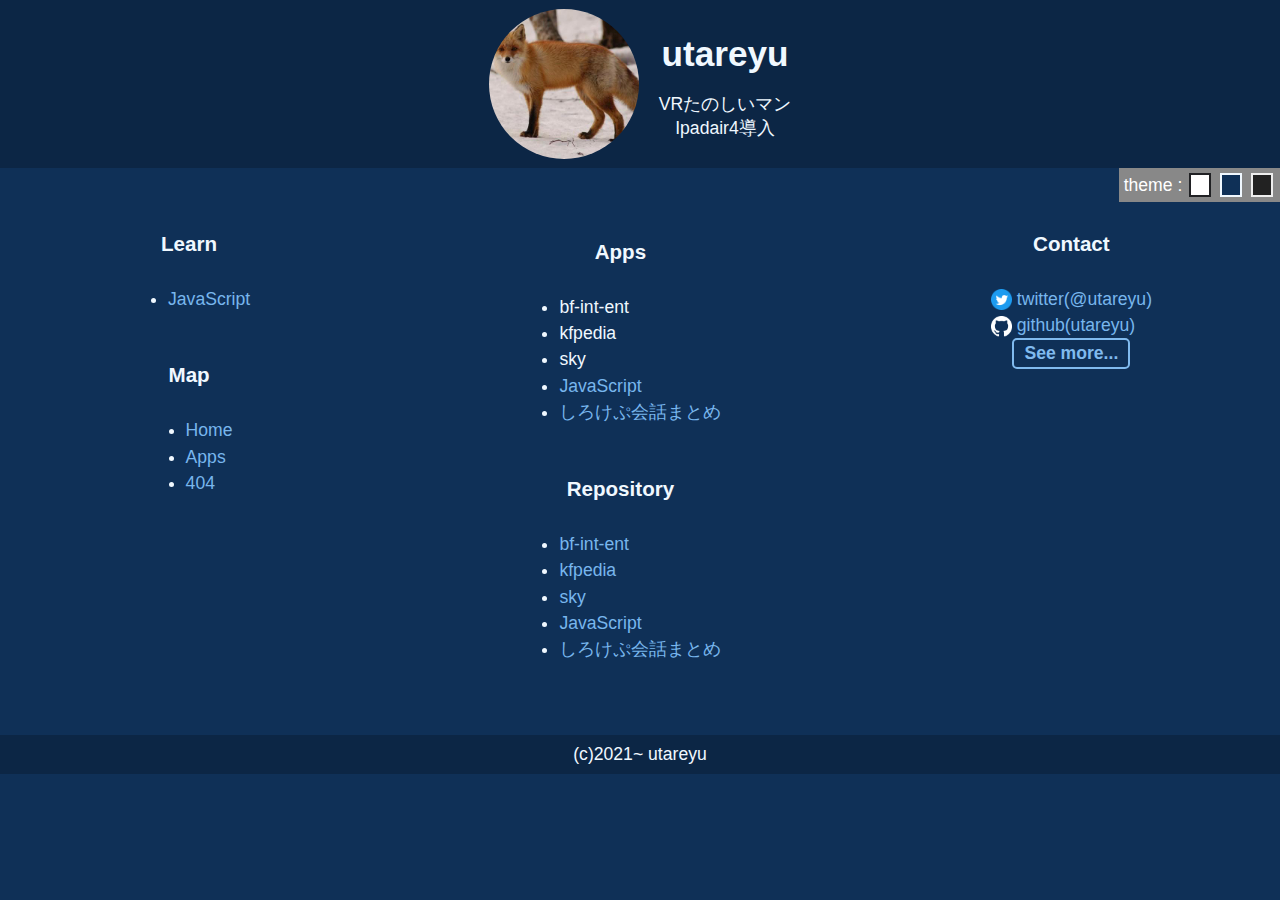
<file: index.html>
<!DOCTYPE html>
<html lang="jp">

<head>
	<meta charset="UTF-8">
	<meta http-equiv="X-UA-Compatible" content="IE=edge">
	<meta name="viewport" content="width=device-width, initial-scale=1.0">
	<meta name="format-detection" content="address=no,telephone=no">
	<meta name="description" content="utareyu.github.ioのトップページ">
	<script src="https://utareyu.github.io/themeColor.js"></script>
	<link href="css/main.css" rel="stylesheet">
	<link href="css/top.css" rel="stylesheet">
	<link href="img/utareyu.ico" rel="icon">
	<meta property="og:url" content="https://utareyu.github.io/index.html">
	<meta property="og:type" content="website">
	<meta property="og:title" content="utareyu home">
	<meta property="og:description" content="utareyu.github.ioのトップページ">
	<meta property="og:site_name" content="utareyu.github.io">
	<meta property="og:image" content="https://utareyu.github.io/img/utareyu.jpg">
	<meta name="twitter:site" content="@utareyu">
	<title>utareyu home</title>
</head>

<body>
	<header>
		<div class="container header">
			<img src="img/utareyu.jpg" alt="utareyu">
			<div class="column headcol">
				<h1>
					utareyu
				</h1>
				<p>
					VRたのしいマン<br>Ipadair4導入
				</p>
			</div>
		</div>
	</header>
	<div style="display:flex;flex-direction:row-reverse">
		<div style="width:fit-content;height:fit-content;color:#fff;background-color:#888;padding: 5px;">theme :
			<span onclick="changeLight()" style="cursor:pointer;border:#202124 solid 2px;margin:2px;width:1em;height:1em;background:#fff;">　</span>
			<span onclick="changeBlue()" style="cursor:pointer;border:aliceblue solid 2px;margin:2px;width:1em;height:1em;background:#0f3057;">　</span>
			<span onclick="changeBlack()" style="cursor:pointer;border:#eee solid 2px;margin:2px;width:1em;height:1em;background:#222;">　</span>
		</div>
	</div>
	<div class="main">
		<div class="container" style="margin-top: 0;">
			<main>
				<section id="contents">
					<section>
						<h3>
							Apps
						</h3>
						<ul>
							<li>bf-int-ent</li>
							<li>kfpedia</li>
							<li>sky</li>
							<li><a href="https://utareyu.github.io/app/app.html#JavaScript">JavaScript</a></li>
							<li><a href="https://utareyu.github.io/shirocom/index.html">しろけぷ会話まとめ</a></li>
						</ul>
					</section>
					<section>
						<h3>
							Repository
						</h3>
						<ul>
							<li><a href="https://github.com/utareyu/bf-int-enc">bf-int-ent</a></li>
							<li><a href="https://github.com/utareyu/kfpedia">kfpedia</a></li>
							<li><a href="https://github.com/utareyu/sky">sky</a></li>
							<li><a href="https://github.com/utareyu/JavaScript">JavaScript</a></li>
							<li><a href="https://github.com/utareyu/shirocom">しろけぷ会話まとめ</a></li>
						</ul>
					</section>
				</section>
			</main>
			<aside>
				<section id="contact" class="column">
					<h3>
						Contact
					</h3>
					<ul>
						<li><a id="mytwitter" href="https://twitter.com/utareyu">twitter(@utareyu)</a></li>
						<li><a id="mygithub" href="https://github.com/utareyu">github(utareyu)</a></li>
					</ul>
					<label for="trigger" class="open_btn">See more...</label>
					<div class="popup_wrap">
						<input id="trigger" type="checkbox">
						<div class="popup_overlay">
							<label for="trigger" class="popup_trigger"></label>
							<div class="popup_content">
								<label for="trigger" class="close_btn">×</label>
								<dl>
									<dt>VRChat</dt>
									<dd><a
											href="https://vrchat.com/home/user/usr_9bace768-7b30-49aa-8ecc-0e02bc048f97">うた（utareyu）</a>
									</dd>
									<dt>D4DJGM</dt>
									<dd>うた(nmfG4tEA)</dd>
									<dt>ウマ娘</dt>
									<dd>994747415</dd>
									<dt>Vroid</dt>
									<dd><a href="https://hub.vroid.com/users/16267066">utareyu</a></dd>
									<dt>BangDreamGBP</dt>
									<dd>うた(96494588)</dd>
									<p>(上から出没率順)</p>
							</div>
						</div>
					</div>
				</section>
			</aside>
			<nav>
				<section class="column">
					<h3>
						Learn
					</h3>
					<ul>
						<li><a href="https://utareyu.github.io/JavaScript/index.html">JavaScript</a></li>
					</ul>
					<h3>
						Map
					</h3>
					<ul>
						<li><a href="index.html">Home</a></li>
						<li><a href="https://utareyu.github.io/app/app.html">Apps</a></li>
						<li><a href="404.html">404</a></li>
					</ul>
				</section>
			</nav>
		</div>
	</div>
	<footer>
		<p>(c)2021~ utareyu</p>
	</footer>
</body>

</html>
</file>
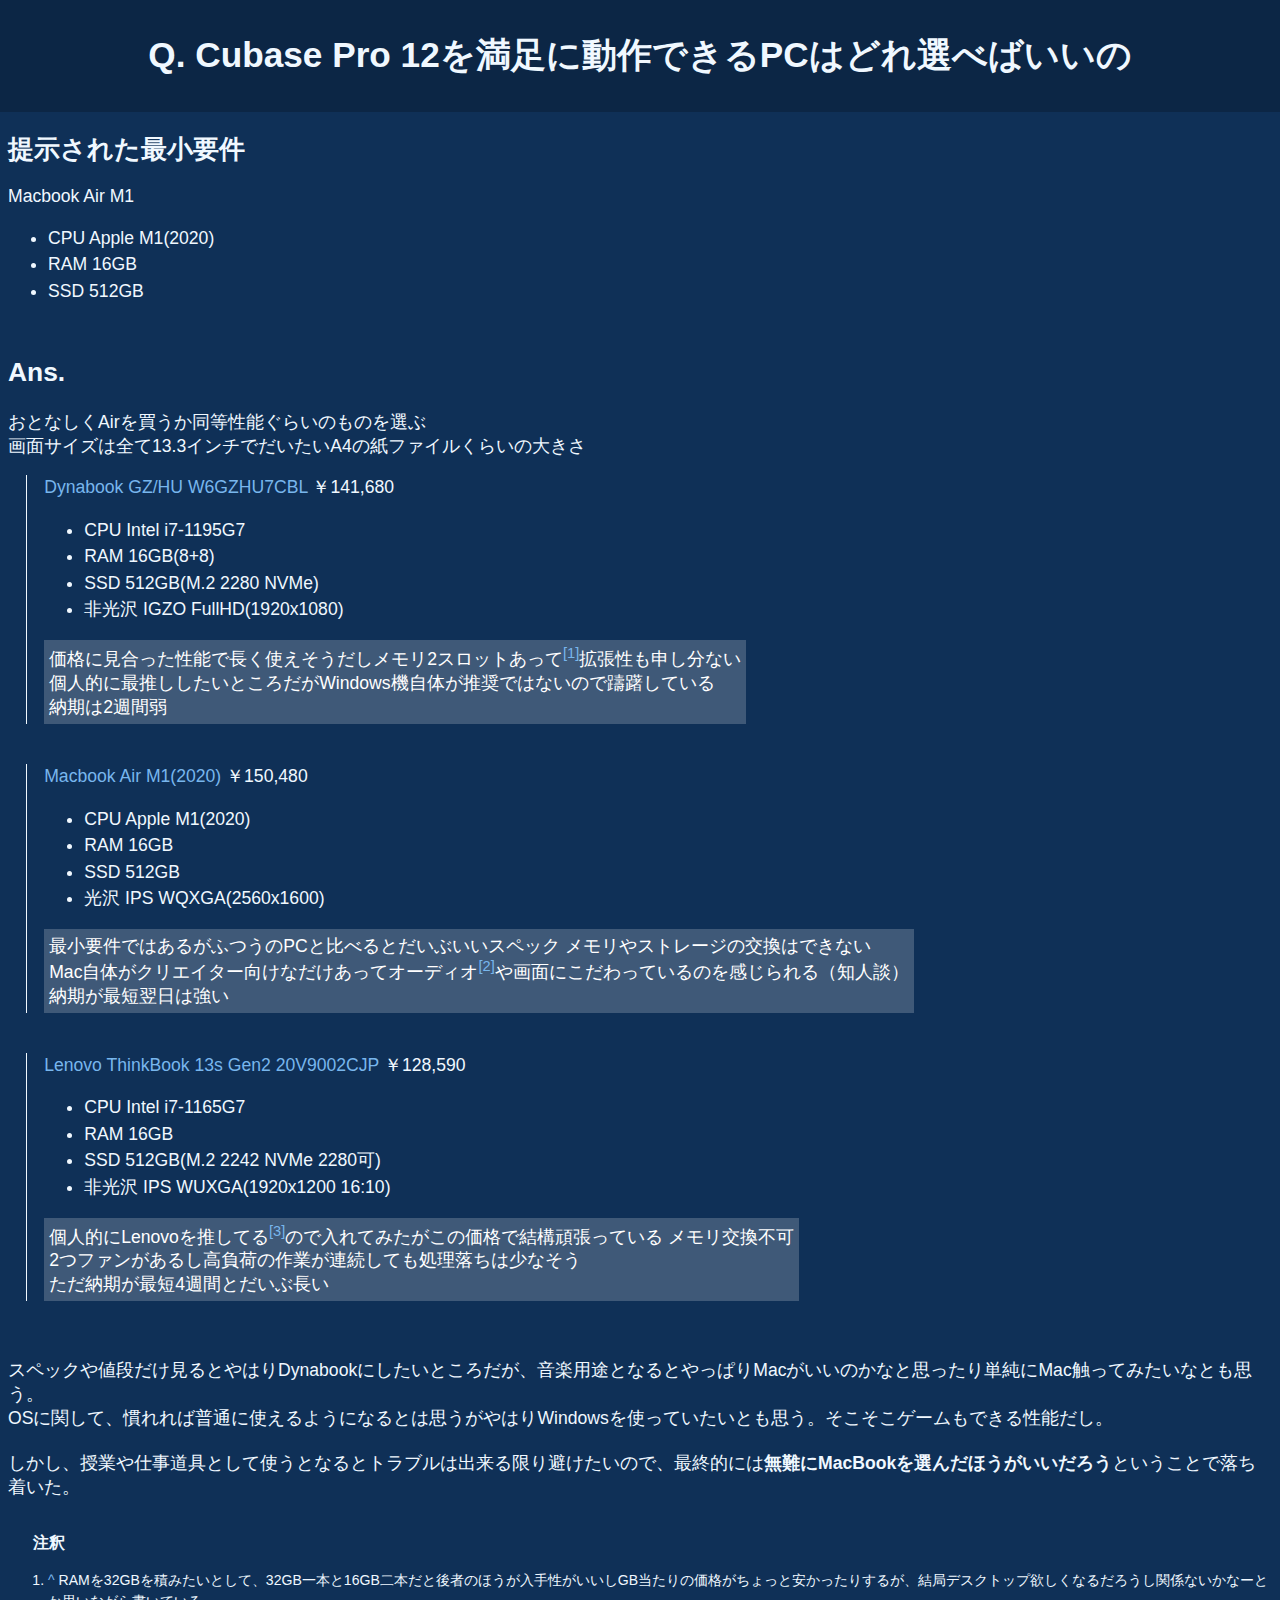
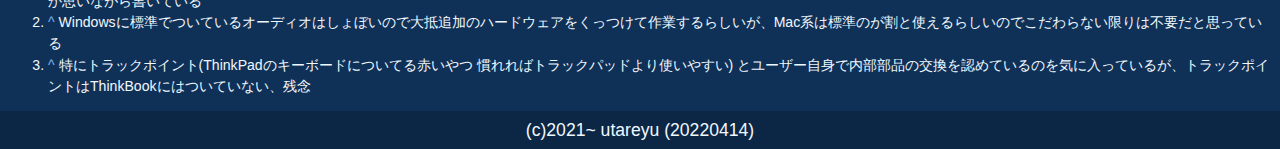
<file: pcSelectionForDAW.html>
<!DOCTYPE html>
<html lang="jp">

<head>
	<meta charset="UTF-8">
	<meta http-equiv="X-UA-Compatible" content="IE=edge">
	<meta name="viewport" content="width=device-width, initial-scale=1.0">
	<script src="https://utareyu.github.io/themeColor.js"></script>
	<link href="https://utareyu.github.io/css/main.css" rel="stylesheet">
	<link href="https://utareyu.github.io/img/utareyu.ico" rel="icon">
	<title>DAW用PC選び</title>
</head>

<body>
	<header>
		<div class="container">
			<h1>Q. Cubase Pro 12を満足に動作できるPCはどれ選べばいいの</h1>
		</div>
	</header>
	<main>
		<h2>提示された最小要件</h2>
		<p>Macbook Air M1
			<ul>
				<li>CPU Apple M1(2020)</li>
				<li>RAM 16GB</li>
				<li>SSD 512GB</li>
			</ul>
		</p>

		<h2>Ans.</h2>
		<p>
			おとなしくAirを買うか同等性能ぐらいのものを選ぶ<br>画面サイズは全て13.3インチでだいたいA4の紙ファイルくらいの大きさ
		</p>

		<section class="memo">
			<p><a href="https://dynabook.com/direct/kakakucom/onyx-blue-w6gzhu7cbl.html">
				Dynabook GZ/HU W6GZHU7CBL</a> ￥141,680
				<ul>
					<li>CPU Intel i7-1195G7</li>
					<li>RAM 16GB(8+8)</li>
					<li>SSD 512GB(M.2 2280 NVMe)</li>
					<li>非光沢 IGZO FullHD(1920x1080)</li>
				</ul>
			</p>
			<p class="note">
				価格に見合った性能で長く使えそうだしメモリ2スロットあって<sup><a id="r1" href="#n1">[1]</a></sup>拡張性も申し分ない<br>
				個人的に最推ししたいところだがWindows機自体が推奨ではないので躊躇している<br>
				納期は2週間弱
			</p>
		</section>

		<section class="memo">
			<p><a href="https://www.apple.com/jp_edu_1460/shop/buy-mac/macbook-air/%E3%82%B9%E3%83%9A%E3%83%BC%E3%82%B9%E3%82%B0%E3%83%AC%E3%82%A4-8%E3%82%B3%E3%82%A2cpu%E3%81%A88%E3%82%B3%E3%82%A2gpu%E3%82%92%E6%90%AD%E8%BC%89%E3%81%97%E3%81%9Fapple-m1%E3%83%81%E3%83%83%E3%83%97-512gb">
				Macbook Air M1(2020)</a> ￥150,480
				<ul>
					<li>CPU Apple M1(2020)</li>
					<li>RAM 16GB</li>
					<li>SSD 512GB</li>
					<li>光沢 IPS WQXGA(2560x1600)</li>
				</ul>
			</p>
			<p class="note">
				最小要件ではあるがふつうのPCと比べるとだいぶいいスペック メモリやストレージの交換はできない<br>
				Mac自体がクリエイター向けなだけあってオーディオ<sup><a id="r2" href="#n2">[2]</a></sup>や画面にこだわっているのを感じられる（知人談）<br>
				納期が最短翌日は強い
			</p>
		</section>
		
		<section class="memo">
			<p><a href="https://www.lenovo.com/jp/ja/notebooks/thinkbook/thinkbook-series/ThinkBook-13s-Gen-2-Intel/p/20V9002CJP?ipromoID=jp-karte-fy2122q4_123_browsing_history_0111l">
				Lenovo ThinkBook 13s Gen2 20V9002CJP</a> ￥128,590
				<ul>
					<li>CPU Intel i7-1165G7</li>
					<li>RAM 16GB</li>
					<li>SSD 512GB(M.2 2242 NVMe 2280可)</li>
					<li>非光沢 IPS WUXGA(1920x1200 16:10)</li>
				</ul>
			</p>
			<p class="note">
				個人的にLenovoを推してる<sup><a id="r3" href="#n3">[3]</a></sup>ので入れてみたがこの価格で結構頑張っている メモリ交換不可<br>
				2つファンがあるし高負荷の作業が連続しても処理落ちは少なそう<br>
				ただ納期が最短4週間とだいぶ長い
			</p>
		</section>
		<br>
		<p>
			スペックや値段だけ見るとやはりDynabookにしたいところだが、音楽用途となるとやっぱりMacがいいのかなと思ったり単純にMac触ってみたいなとも思う。<br>
			OSに関して、慣れれば普通に使えるようになるとは思うがやはりWindowsを使っていたいとも思う。そこそこゲームもできる性能だし。<br><br>
			しかし、授業や仕事道具として使うとなるとトラブルは出来る限り避けたいので、最終的には<b>無難にMacBookを選んだほうがいいだろう</b>ということで落ち着いた。
		</p>

		<section style="font-size: 80%;">
			<h3>注釈</h3>
			<ol>
				<li><a id="n1" href="#r1">^</a>
				<span>RAMを32GBを積みたいとして、32GB一本と16GB二本だと後者のほうが入手性がいいしGB当たりの価格がちょっと安かったりするが、結局デスクトップ欲しくなるだろうし関係ないかなーとか思いながら書いている</span>
				</li>
				<li><a id="n2" href="#r2">^</a>
					<span>Windowsに標準でついているオーディオはしょぼいので大抵追加のハードウェアをくっつけて作業するらしいが、Mac系は標準のが割と使えるらしいのでこだわらない限りは不要だと思っている</span>
					</li>
					<li><a id="n3" href="#r3">^</a>
						<span>特にトラックポイント(ThinkPadのキーボードについてる赤いやつ 慣れればトラックパッドより使いやすい) とユーザー自身で内部部品の交換を認めているのを気に入っているが、トラックポイントはThinkBookにはついていない、残念</span>
						</li>
			</ol>
		</section>

	</main>
	<footer>
		<p>(c)2021~ utareyu (20220414)</p>
	</footer>
</body>

</html>
</file>
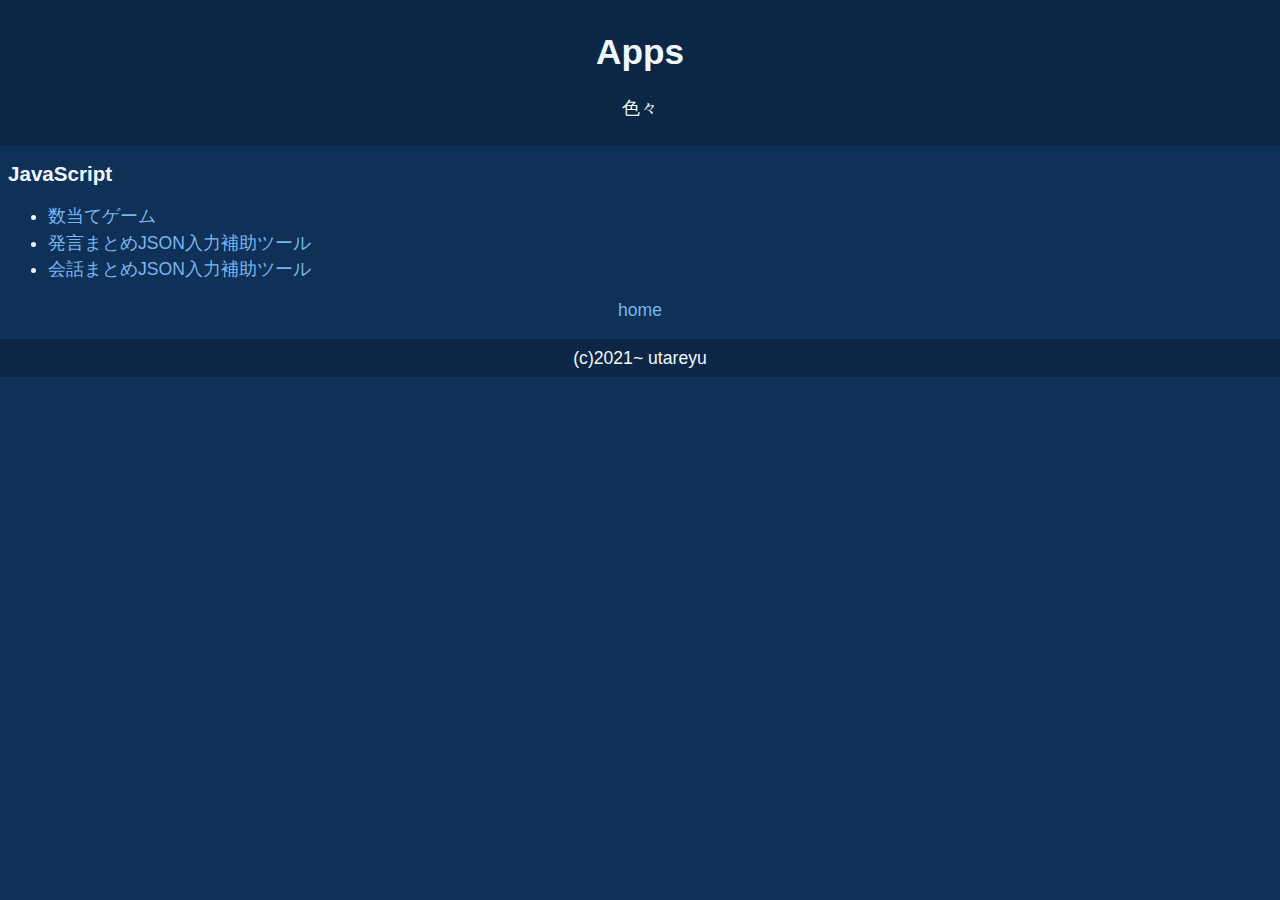
<file: app/app.html>
<!DOCTYPE html>
<html lang="jp">

<head>
	<meta charset="UTF-8">
	<meta http-equiv="X-UA-Compatible" content="IE=edge">
	<meta name="viewport" content="width=device-width, initial-scale=1.0">
	<script src="https://utareyu.github.io/themeColor.js"></script>
	<link href="https://utareyu.github.io/css/main.css" rel="stylesheet">
	<link href="https://utareyu.github.io/img/utareyu.ico" rel="icon">
	<title>Apps</title>
</head>

<body>
	<header>
			<h1>Apps</h1>
			<p>色々</p>
	</header>
	<main>
		<h3 id="JavaScript">JavaScript</h3>
		<ul>
			<li><a href="https://utareyu.github.io/JavaScript/day02/number-guessing-game.html">数当てゲーム</a></li>
			<li><a href="https://utareyu.github.io/app/shirokepuJSONtool">発言まとめJSON入力補助ツール</a></li>
			<li><a href="https://utareyu.github.io/app/shirocomJSONtool">会話まとめJSON入力補助ツール</a></li>

		</ul>
	</main>
	<section class="pagenav">
		<p><a href="https://utareyu.github.io/index.html">home</a></p>
	</section>
	<footer>
		<p>(c)2021~ utareyu</p>
	</footer>
</body>

</html>
</file>
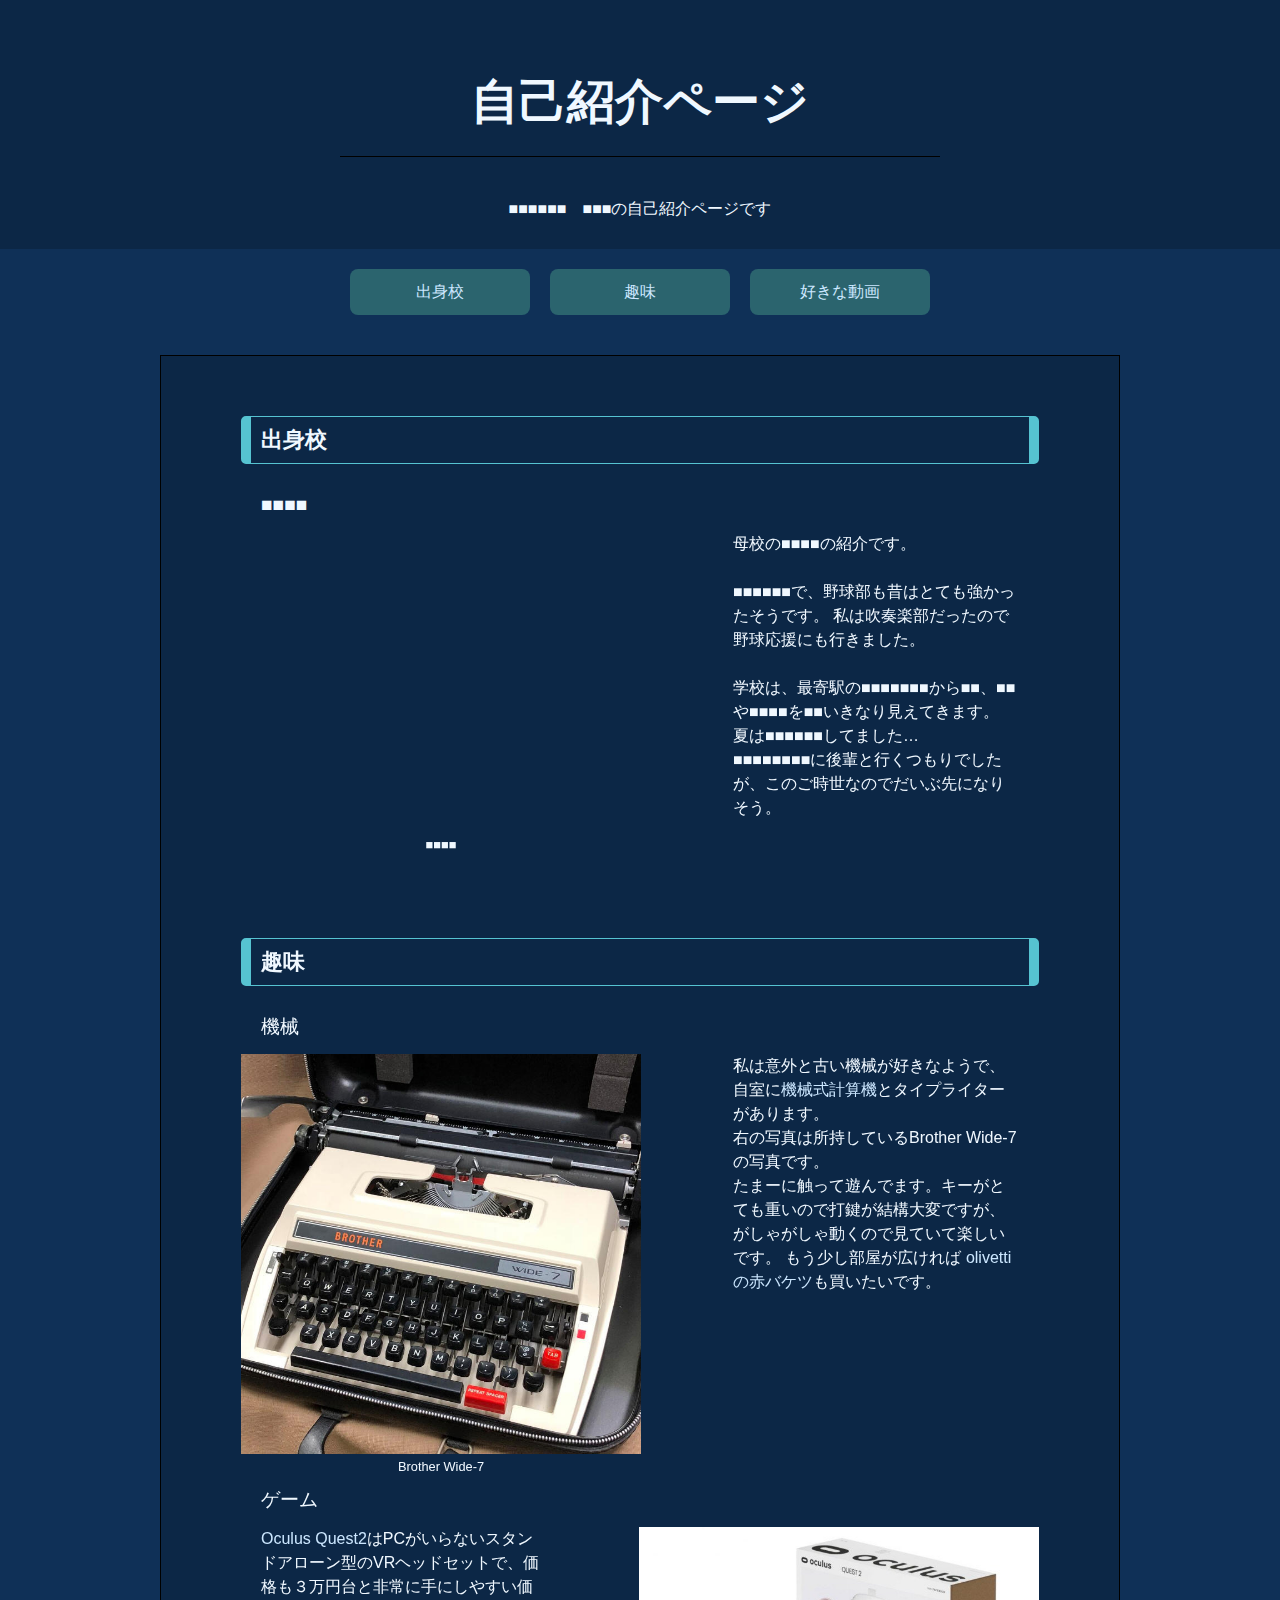
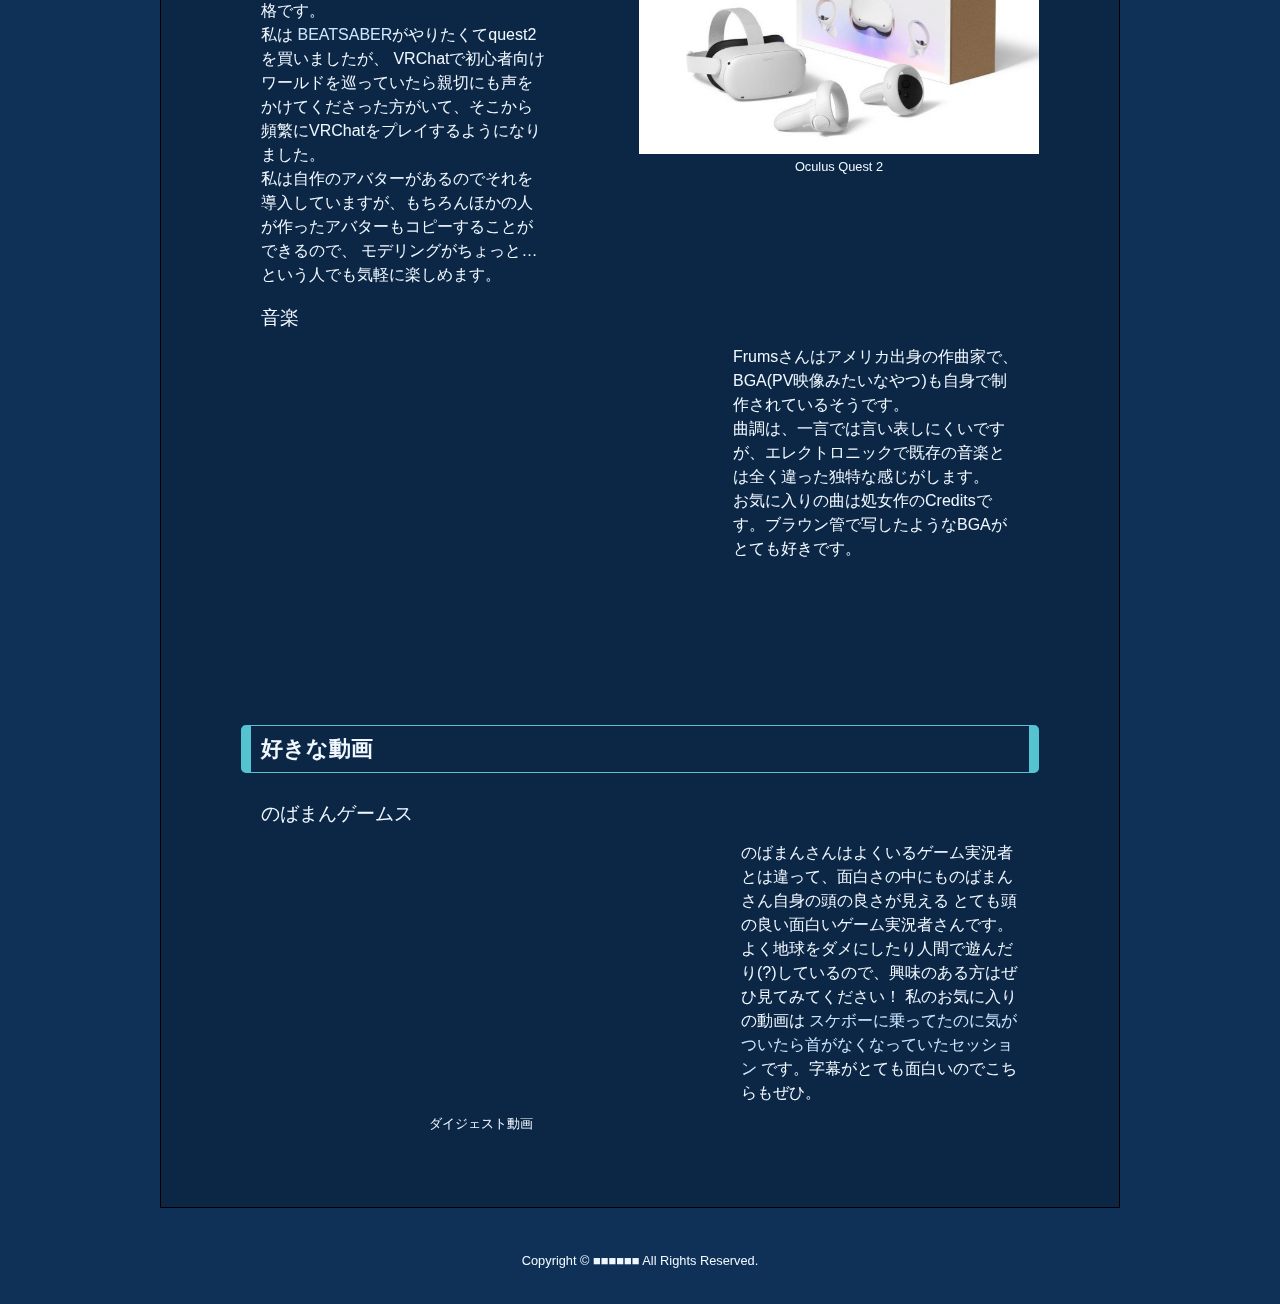
<file: si/selfInt.html>
<!DOCTYPE html>
<html lang="ja">

<head>
    <meta charset="UTF-8">
    <title>Self-Introduction</title>
    <meta name="viewport" content="width=device-width,initial-scale:1">
    <meta name="robots" content="noindex" />
    <link rel="stylesheet" href="css/reset.css">
    <link rel="stylesheet" href="css/style.css" media="all">
</head>

<body>

    <header>
        <h1>自己紹介ページ</h1>
        <p>■■■■■■　■■■の自己紹介ページです</p>
    </header>

    <nav>
        <ul class="menu">
            <li><a href="#Alma_mater">出身校</a></li>
            <li><a href="#hobby">趣味</a></li>
            <li><a href="#favvideo">好きな動画</a></li>
        </ul>
    </nav>
    <main class="contents">

        <section id="Alma_mater">
            <!-- 一つ分の自己紹介 -->
            <h2 class="section-head">出身校</h2>

            <section>
                <h3 class="sub-head">■■■■</h3>
                <div class="section-odd">
                    <figure>
                        <iframe src="https://www.google.com/maps/embed?pb=!1m18!1m12!1m3!1d3240.8280303808788!2d139.76493611525882!3d35.68123618019432!2m3!1f0!2f0!3f0!3m2!1i1024!2i768!4f13.1!3m3!1m2!1s0x60188bfbd89f700b%3A0x277c49ba34ed38!2z5p2x5Lqs6aeF!5e0!3m2!1sja!2sjp!4v1630932052922!5m2!1sja!2sjp"
                            width="400" height="300" style="border:0;" allowfullscreen="" loading="lazy"></iframe>
                        <figcaption>■■■■</figcaption>
                    </figure>
                    <p>母校の■■■■の紹介です。<br><br> ■■■■■■で、野球部も昔はとても強かったそうです。 私は吹奏楽部だったので野球応援にも行きました。
                        <br><br> 学校は、最寄駅の■■■■■■■から■■、■■や■■■■を■■いきなり見えてきます。
                        <br> 夏は■■■■■■してました…
                        <br> ■■■■■■■■に後輩と行くつもりでしたが、このご時世なのでだいぶ先になりそう。
                    </p>
                </div>
            </section>

        </section>

        <section id="hobby">
            <!-- 一つ分の自己紹介 -->
            <h2 class="section-head">趣味</h2>
            <!-- 内容が複数ある場合 -->
            <section>
                <h3 class="sub-head">機械</h3>
                <div class="section-odd">
                    <figure>
                        <img src="img/wide7.jpg" alt="">
                        <figcaption>Brother Wide-7</figcaption>
                    </figure>
                    <p>私は意外と古い機械が好きなようで、自室に<a href="https://www.tiger-inc.co.jp/temawashi/temawashi.html">機械式計算機</a>とタイプライターがあります。<br> 右の写真は所持しているBrother Wide-7の写真です。<br> たまーに触って遊んでます。キーがとても重いので打鍵が結構大変ですが、がしゃがしゃ動くので見ていて楽しいです。 もう少し部屋が広ければ
                        <a href="https://ja.wikipedia.org/wiki/%E3%82%AA%E3%83%AA%E3%83%99%E3%83%83%E3%83%86%E3%82%A3#%E6%B2%BF%E9%9D%A9">olivettiの赤バケツ</a>も買いたいです。
                    </p>
                </div>
            </section>

            <section>
                <h3 class="sub-head">ゲーム</h3>
                <div class="section-even">
                    <figure>
                        <img src="./img/quest2.jpg" alt="">
                        <figcaption>Oculus Quest 2</figcaption>
                    </figure>
                    <p>
                        <a href="https://www.oculus.com/?locale=ja_JP">Oculus Quest2</a>はPCがいらないスタンドアローン型のVRヘッドセットで、価格も３万円台と非常に手にしやすい価格です。<br> 私は
                        <a href="https://www.oculus.com/experiences/quest/2448060205267927/?locale=ja_JP">BEATSABER</a>がやりたくてquest2を買いましたが、 VRChatで初心者向けワールドを巡っていたら親切にも声をかけてくださった方がいて、そこから頻繁にVRChatをプレイするようになりました。
                        <br> 私は自作のアバターがあるのでそれを導入していますが、もちろんほかの人が作ったアバターもコピーすることができるので、 モデリングがちょっと…という人でも気軽に楽しめます。
                    </p>
                </div>
            </section>

            <section>
                <h3 class="sub-head">音楽</h3>
                <div class="section-odd">
                    <figure>
                        <iframe width="400" height="300" src="https://www.youtube.com/embed/EOTAWLaDa58" title="YouTube video player" frameborder="0" allow="accelerometer; autoplay; clipboard-write; encrypted-media; gyroscope; picture-in-picture" allowfullscreen></iframe>
                    </figure>
                    <p>
                        Frumsさんはアメリカ出身の作曲家で、BGA(PV映像みたいなやつ)も自身で制作されているそうです。<br> 曲調は、一言では言い表しにくいですが、エレクトロニックで既存の音楽とは全く違った独特な感じがします。
                        <br> お気に入りの曲は処女作のCreditsです。ブラウン管で写したようなBGAがとても好きです。
                    </p>
                </div>
            </section>

        </section>

        <section id="favvideo">
            <!-- 一つ分の自己紹介 -->
            <h2 class="section-head">好きな動画</h2>

            <section>
                <h3 class="sub-head">のばまんゲームス</h3>
                <div class="section-odd">
                    <figure>
                        <iframe width="480" height="270" src="https://www.youtube.com/embed/aTxg2-0odZg" title="YouTube video player" frameborder="0" allow="accelerometer; autoplay; clipboard-write; encrypted-media; gyroscope; picture-in-picture" allowfullscreen></iframe>
                        <figcaption>ダイジェスト動画</figcaption>
                    </figure>
                    <p>
                        のばまんさんはよくいるゲーム実況者とは違って、面白さの中にものばまんさん自身の頭の良さが見える とても頭の良い面白いゲーム実況者さんです。 よく地球をダメにしたり人間で遊んだり(?)しているので、興味のある方はぜひ見てみてください！ 私のお気に入りの動画は
                        <a href="https://youtu.be/1pcP0C7GZL0">スケボーに乗ってたのに気がついたら首がなくなっていたセッション</a> です。字幕がとても面白いのでこちらもぜひ。
                    </p>
                </div>
            </section>

        </section>

    </main>

    <footer>
        <p><small>Copyright © ■■■■■■ All Rights Reserved.</small></p>
    </footer>
</body>

</html>
</file>
<file: css/main.css>
@charset "utf-8";

/* theme color */
:root[theme='LIGHT'] {
	--color-text: #202124;
	--color-bg: #fff;
	--color-notebg: #0003;
	--color-notec: #000;
	--color-codebg: #364549;
}

:root[theme='BLUE'] {
	--color-text: aliceblue;
	--color-bg: #0f3057;
	--color-notebg: #fff3;
	--color-notec: #fff;
	--color-codebg: #2d2a2e;
}

:root[theme='BLACK'] {
	--color-text:#eee;
	--color-bg:#222;
	--color-notebg: #fff3;
	--color-notec: #fff;
	--color-codebg: #2d2a2e;
}

.column {
	display: flex;
	flex-direction: column;
	align-items: center;
	justify-content: center;
}

.headcol {
	margin-left: 20px;
}

@media (min-width:680px){
	.container {
		display: flex;
		align-items: center;
		justify-content: center;
	}

	.main
		> .container {
		margin: 30px 10%;
		align-items: flex-start;
		justify-content: space-between;
		text-align: center;
	}

	body{
		font-size: 110%;
	}
}

@media(max-width:679px){
	.header {
		display: flex;
		align-items: center;
		justify-content: center;
	}

	img{
		max-width: 80%;
	}
}

body {
	font-family: sans-serif;
	background: var(--color-bg);
	color: var(--color-text);
	margin: 0;
}

header {
	text-align: center;
	background: #0003;
	padding: 0.5em 0px;
}

main{
	margin: 8px;
}

h2, h3, h4 {
	margin-top: 2em;
}

h3, h4 {
	margin-left: 1.5em;
	margin-bottom: 1em;
}

main > *:first-child{
	margin: .75em 0;
}

.main {
	text-align: center;
}

nav {
	order: -1;
}

footer {
	background: #0003;
	text-align: center;
}

footer p {
	margin: 0;
	padding: 0.5em;
}

li {
	line-height: 1.5em;
}

main
	> section
	+ section {
	margin-top: 40px;
}

.pagenav{
	text-align: center;
}

.memo{
	margin-left: 1em;
	border-left: 1px solid  var(--color-text);
	padding-left: 1em;
}

.cf{
	width: fit-content;
	margin: 1em 2em;
	margin-right: 0;
	padding: 1em 0;
	border-top: 1px solid  var(--color-text);
	border-bottom: 1px solid  var(--color-text);
}

.note{
	color: var(--color-notec);
	width: fit-content;
	padding: 5px;
	background-color: var(--color-notebg);
}

code{
	font-family: consolas, monospace;
	font-size: 80%;
	color: #fff;
	margin: 0 5px;
	border: 1px solid #424849;
	padding: 1px 2px;
	border-radius: 5px;
	background-color: var(--color-codebg);
}

.cred{	
	color: #f92672;
}

/* リンク色 */
a{
	transition: .3s ease;
}

a:link {
	color: #78b6ed;
	text-decoration: none;
}

a:visited {
	color: #78b6ed;
	text-decoration: none;
}

a:hover {
	color: #d2e7f9;
	text-decoration: none;
}

a:active {
	color: #1f86e0;
	text-decoration: none;
}
</file>
<file: css/top.css>
@charset "utf-8";
header img {
	border-radius: 50%;
	width: 150px;
	height: 150px;
}

h3, h4 {
	margin: 30px;
}

.headcol h1 {
	margin-bottom: 0;
}

ul {
	text-align: left;
	display: inline-block;
	margin: 0;
	padding-bottom: 1.2em;
}

#contact li {
	list-style-type: none;
}

#contact ul {
	padding: 0;
}

dl {
	text-align: center;
}

.tweet {
	margin-top: 30px;
	text-align: right;
}

/* アイコン*/

#mytwitter::before {
	content: "";
	margin-right: 5px;
	display: inline-block;
	width: 1.2em;
	height: 1.2em;
	background-image: url(../img/Twitter.png);
	background-size: contain;
	vertical-align: middle;
}

#mygithub::before {
	content: "";
	margin-right: 5px;
	display: inline-block;
	width: 1.2em;
	height: 1.2em;
	background-image: url(../img/GitHub.png);
	background-size: contain;
	vertical-align: middle;
}

@media(max-width:679px){
	.tweet{
		text-align: center;		
	}
}

/* ポップアップ */

.popup_wrap
	input {
	display: none;
}

.popup_overlay {
	display: flex;
	justify-content: center;
	overflow: auto;
	position: fixed;
	top: 0;
	left: 0;
	z-index: 9999;
	width: 100%;
	height: 100%;
	background: #0003;
	opacity: 0;
	transition: opacity 0.5s,transform 0s 0.5s;
	transform: scale(0);
}

.popup_trigger {
	position: absolute;
	width: 100%;
	height: 100%;
}

.popup_content {
	position: relative;
	align-self: center;
	width: 75%;
	max-width: 800px;
	box-sizing: border-box;
	background: var(--color-bg);
	line-height: 1.4em;
	transition: 0.5s;
	border-radius: 12px;
	box-shadow: 0 0 5px rgba(94, 94, 94, 0.7);
}

.popup_content {
	padding: 20px 20px 5px 20px;
	text-align: center;
}

dt {
	padding: 20px 0 0 0;
	text-align: center;
	margin: 0;
}

dd {
	text-align: center;
	margin: 0;
}

.close_btn {
	position: absolute;
	top: 14px;
	right: 16px;
	font-size: 30px;
	cursor: pointer;
	color: hsl(213, 71%, 60%);
}

.popup_wrap
	input:checked
	~ .popup_overlay {
	opacity: 1;
	transform: scale(1);
	transition: opacity 0.5s;
}

.open_btn {
	color: #80baee;
	border-radius: 5px;
	cursor: pointer;
	transition: 0.3s ease;
	border: 2px solid #80baee;
	padding: 3px 10px;
	font-weight: bold;
}

.open_btn:hover {
	color: hsl(208, 76%, 80%);
	border-color: hsl(208, 76%, 80%);
	transition: 0.3s ease;
}
</file>
<file: si/css/style.css>
@charset "utf-8";

/* 共通設定 */


/*画像の伸縮設定*/

img {
    max-width: 400px;
    height: auto;
}


/*ウィンドウ背景色の設定*/

body {
    font-family: sans-serif;
    background: #0f3057;
    color: aliceblue;
}

p {
    line-height: 1.5;
}


/*リンク色の設定*/

a {
    color: #cce7ff;
    text-decoration: none;
}

a:visited {
    color: hsl(208, 100%, 60%);
    text-decoration: none;
}

a:hover {
    color: #66b8ff;
    text-decoration: none;
}

a:active {
    color: hsl(216, 100%, 50%);
    text-decoration: none;
}


/*ヘッダー,ナビ,フッターの共通設定*/

header,
nav,
footer {
    text-align: center;
}


/* header部 */

header {
    background: #00000030;
    padding: 0.5em 0px;
    margin-bottom: 20px;
}

header p {
    margin-bottom: 20px;
}


/*ナビ*/

.menu {
    display: flex;
    justify-content: center;
}

.menu li {
    width: 180px;
    margin: 0 10px;
}

.menu a {
    display: block;
    padding: 14px 0;
    background: hsl(189, 44%, 30%);
    border-radius: 8px;
    text-decoration: none;
}

.menu a:hover {
    background: hsl(189, 44%, 40%);
}


/*ページタイトルの設定*/

h1 {
    width: 600px;
    margin: 40px auto;
    border-bottom: 1px solid #000;
    padding: 30px;
    font-size: 300%;
    text-align: center;
    font-weight: bold;
    line-height: 1;
    font-family: 'Yusei Magic', sans-serif;
}


/*コンテンツ枠の設定*/

.contents {
    max-width: 960px;
    margin: 40px auto;
    padding: 60px 80px;
    border: 1px solid #000;
    background-color: #00000030;
}


/*セクション間隔*/

.contents>section+section {
    margin-top: 80px;
}

section section:first-of-type {
    margin-bottom: 10px;
}


/* 各セクション */


/*中見出しの設定*/


/* h2 */

.section-head {
    padding: 10px;
    margin-bottom: 30px;
    border: 1px solid #56c3d1;
    border-left: 10px solid #56c3d1;
    border-right: 10px solid #56c3d1;
    border-radius: 5px;
    font-size: 1.4rem;
    font-weight: bold;
}

.section-even,
.section-odd {
    display: flex;
    justify-content: space-between;
    margin-top: 1rem;
}

.section-even {
    flex-direction: row-reverse;
}

.section-profile {
    display: flex;
}

.section-profile dl {
    margin-left: 2rem;
}

.section-profile dt,
.section-profile dd {
    line-height: 1.5;
}

.section-profile dd {
    margin-bottom: 10px;
}

.section-even p,
.section-odd p {
    width: 286px;
    margin: 0 20px 20px;
}


/*小見出しの設定*/


/* h3 */

.sub-head {
    font-size: 1.2em;
    margin: 0 0 0 20px;
}

.sub-head span {
    font-weight: bold;
}


/*猫写真の幅*/

figcaption {
    text-align: center;
    line-height: 2;
    font-size: 0.8rem;
}


/*「もっと見る」リンクの設定*/

.more {
    text-align: right;
}

.more::after {
    /* content: url(../img/ico_arrow.png); */
    font-family: "Font Awesome 5 Free";
    content: "\f138";
    font-weight: bold;
    margin-left: 3px;
    color: #3e9e79;
    vertical-align: middle;
}


/*リンク種別アイコン*/

a[target="_blank"]::after {
    /* content: url(../img/ico_blank.png); */
    font-family: "Font Awesome 5 Free";
    content: "\f35d";
    font-weight: bold;
    margin-left: 5px;
    vertical-align: middle;
}

a[href^="mailto:"]::after {
    /* content: url(../img/ico_mail.png); */
    font-family: "Font Awesome 5 Free";
    content: "\f0e0";
    margin-left: 5px;
    vertical-align: middle;
}


/*円形にクリップ*/

.img-round {
    border-radius: 50%;
}

footer p {
    margin-bottom: 2rem;
}


/*640px以下の場合のレイアウト調整用*/

@media screen and (max-width: 640px) {
    /* コンテンツ */
    .contents {
        padding: 20px;
    }
    /*メニュー*/
    .menu {
        display: block;
        width: 100%;
        margin: 0 auto 10px;
    }
    .menu li {
        width: 60%;
        margin: 0 auto 10px;
    }
    .section-even,
    .section-odd,
    .section-profile {
        display: block;
    }
    #cats img {
        width: 100%;
        height: auto;
    }
    figcaption {
        display: none;
    }
    .section-even p,
    .section-odd p {
        width: 100%;
    }
    .section-odd+.more {
        margin-bottom: 1rem;
    }
    #profile {
        text-align: center;
    }
    #profile h2,
    #profile dl {
        text-align: left;
    }
}

@media screen and (max-width: 400px) {
    /*タイトル*/
    h1 {
        width: 200px;
        font-size: 200%;
    }
}
</file>
